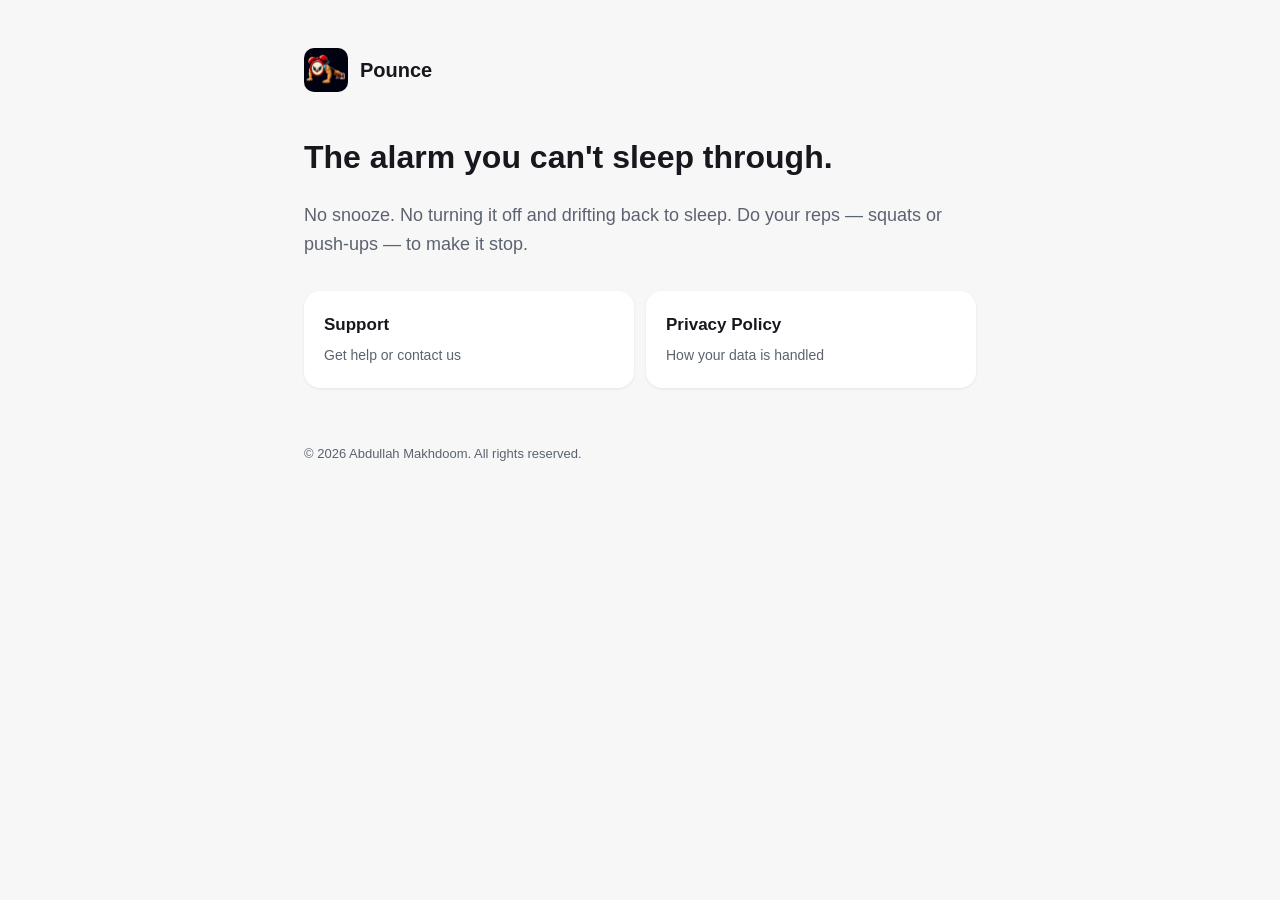
<file: index.html>
<!doctype html>
<html lang="en">
<head>
  <meta charset="utf-8">
  <meta name="viewport" content="width=device-width, initial-scale=1">
  <title>Pounce</title>
  <link rel="icon" href="icon.png">
  <link rel="stylesheet" href="style.css">
</head>
<body>
  <div class="wrap">
    <div class="top-nav">
      <img src="icon.png" alt="Pounce icon">
      <span class="brand">Pounce</span>
    </div>

    <h1>The alarm you can't sleep through.</h1>
    <p class="tagline">No snooze. No turning it off and drifting back to sleep. Do your reps — squats or push-ups — to make it stop.</p>

    <div class="card-row">
      <a class="card" href="support.html">
        <strong>Support</strong>
        <span>Get help or contact us</span>
      </a>
      <a class="card" href="privacy.html">
        <strong>Privacy Policy</strong>
        <span>How your data is handled</span>
      </a>
    </div>

    <footer>&copy; 2026 Abdullah Makhdoom. All rights reserved.</footer>
  </div>
</body>
</html>
</file>
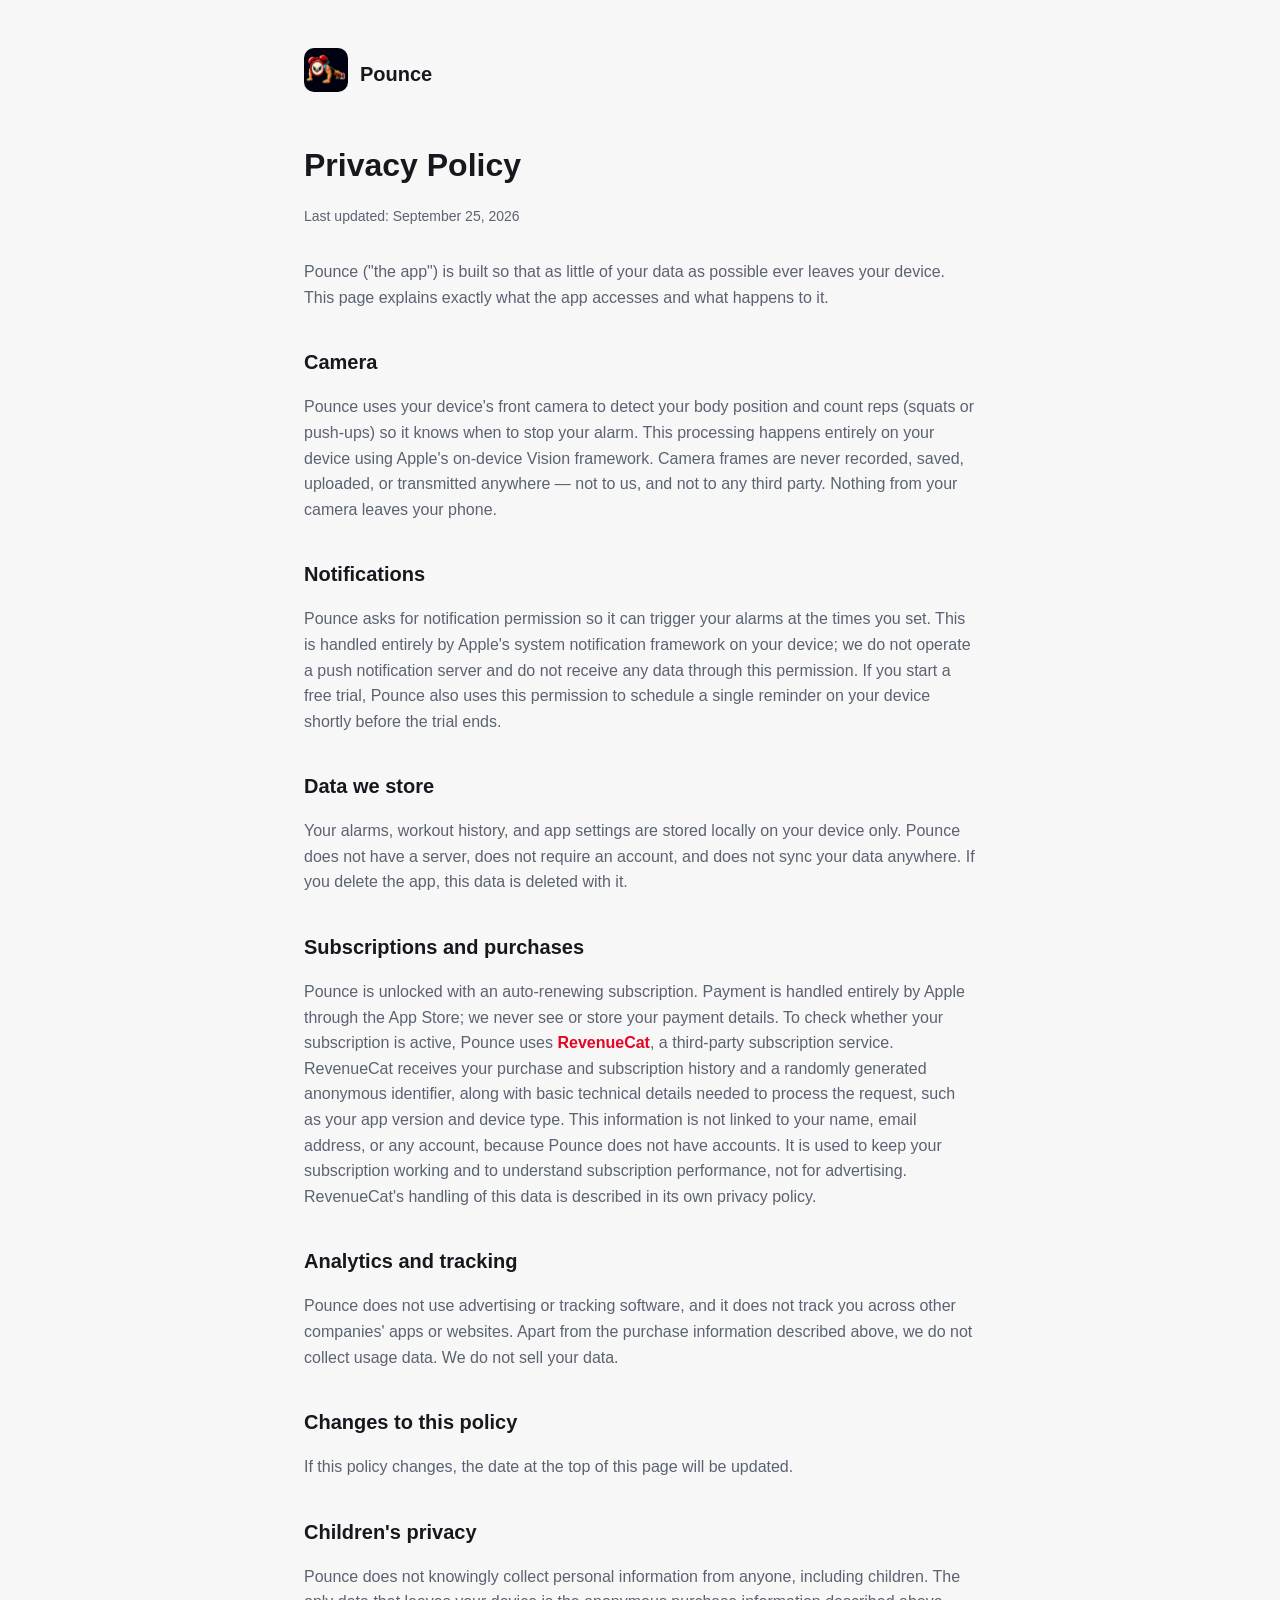
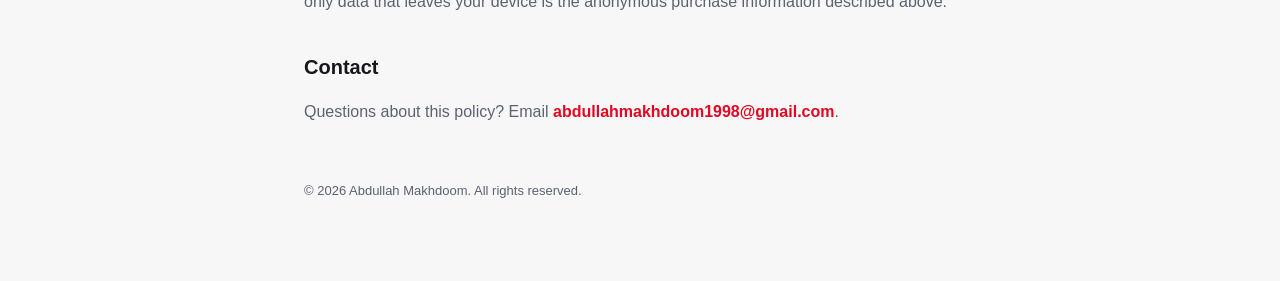
<file: privacy.html>
<!doctype html>
<html lang="en">
<head>
  <meta charset="utf-8">
  <meta name="viewport" content="width=device-width, initial-scale=1">
  <title>Privacy Policy — Pounce</title>
  <link rel="icon" href="icon.png">
  <link rel="stylesheet" href="style.css">
</head>
<body>
  <div class="wrap">
    <div class="top-nav">
      <a href="index.html"><img src="icon.png" alt="Pounce icon"></a>
      <a href="index.html" class="brand">Pounce</a>
    </div>

    <h1>Privacy Policy</h1>
    <p class="updated">Last updated: September 25, 2026</p>

    <p>Pounce ("the app") is built so that as little of your data as possible ever leaves your device. This page explains exactly what the app accesses and what happens to it.</p>

    <h2>Camera</h2>
    <p>Pounce uses your device's front camera to detect your body position and count reps (squats or push-ups) so it knows when to stop your alarm. This processing happens entirely on your device using Apple's on-device Vision framework. Camera frames are never recorded, saved, uploaded, or transmitted anywhere — not to us, and not to any third party. Nothing from your camera leaves your phone.</p>

    <h2>Notifications</h2>
    <p>Pounce asks for notification permission so it can trigger your alarms at the times you set. This is handled entirely by Apple's system notification framework on your device; we do not operate a push notification server and do not receive any data through this permission. If you start a free trial, Pounce also uses this permission to schedule a single reminder on your device shortly before the trial ends.</p>

    <h2>Data we store</h2>
    <p>Your alarms, workout history, and app settings are stored locally on your device only. Pounce does not have a server, does not require an account, and does not sync your data anywhere. If you delete the app, this data is deleted with it.</p>

    <h2>Subscriptions and purchases</h2>
    <p>Pounce is unlocked with an auto-renewing subscription. Payment is handled entirely by Apple through the App Store; we never see or store your payment details. To check whether your subscription is active, Pounce uses <a class="link" href="https://www.revenuecat.com/privacy">RevenueCat</a>, a third-party subscription service. RevenueCat receives your purchase and subscription history and a randomly generated anonymous identifier, along with basic technical details needed to process the request, such as your app version and device type. This information is not linked to your name, email address, or any account, because Pounce does not have accounts. It is used to keep your subscription working and to understand subscription performance, not for advertising. RevenueCat's handling of this data is described in its own privacy policy.</p>

    <h2>Analytics and tracking</h2>
    <p>Pounce does not use advertising or tracking software, and it does not track you across other companies' apps or websites. Apart from the purchase information described above, we do not collect usage data. We do not sell your data.</p>

    <h2>Changes to this policy</h2>
    <p>If this policy changes, the date at the top of this page will be updated.</p>

    <h2>Children's privacy</h2>
    <p>Pounce does not knowingly collect personal information from anyone, including children. The only data that leaves your device is the anonymous purchase information described above.</p>

    <h2>Contact</h2>
    <p>Questions about this policy? Email <a class="link" href="mailto:abdullahmakhdoom1998@gmail.com">abdullahmakhdoom1998@gmail.com</a>.</p>

    <footer>&copy; 2026 Abdullah Makhdoom. All rights reserved.</footer>
  </div>
</body>
</html>
</file>
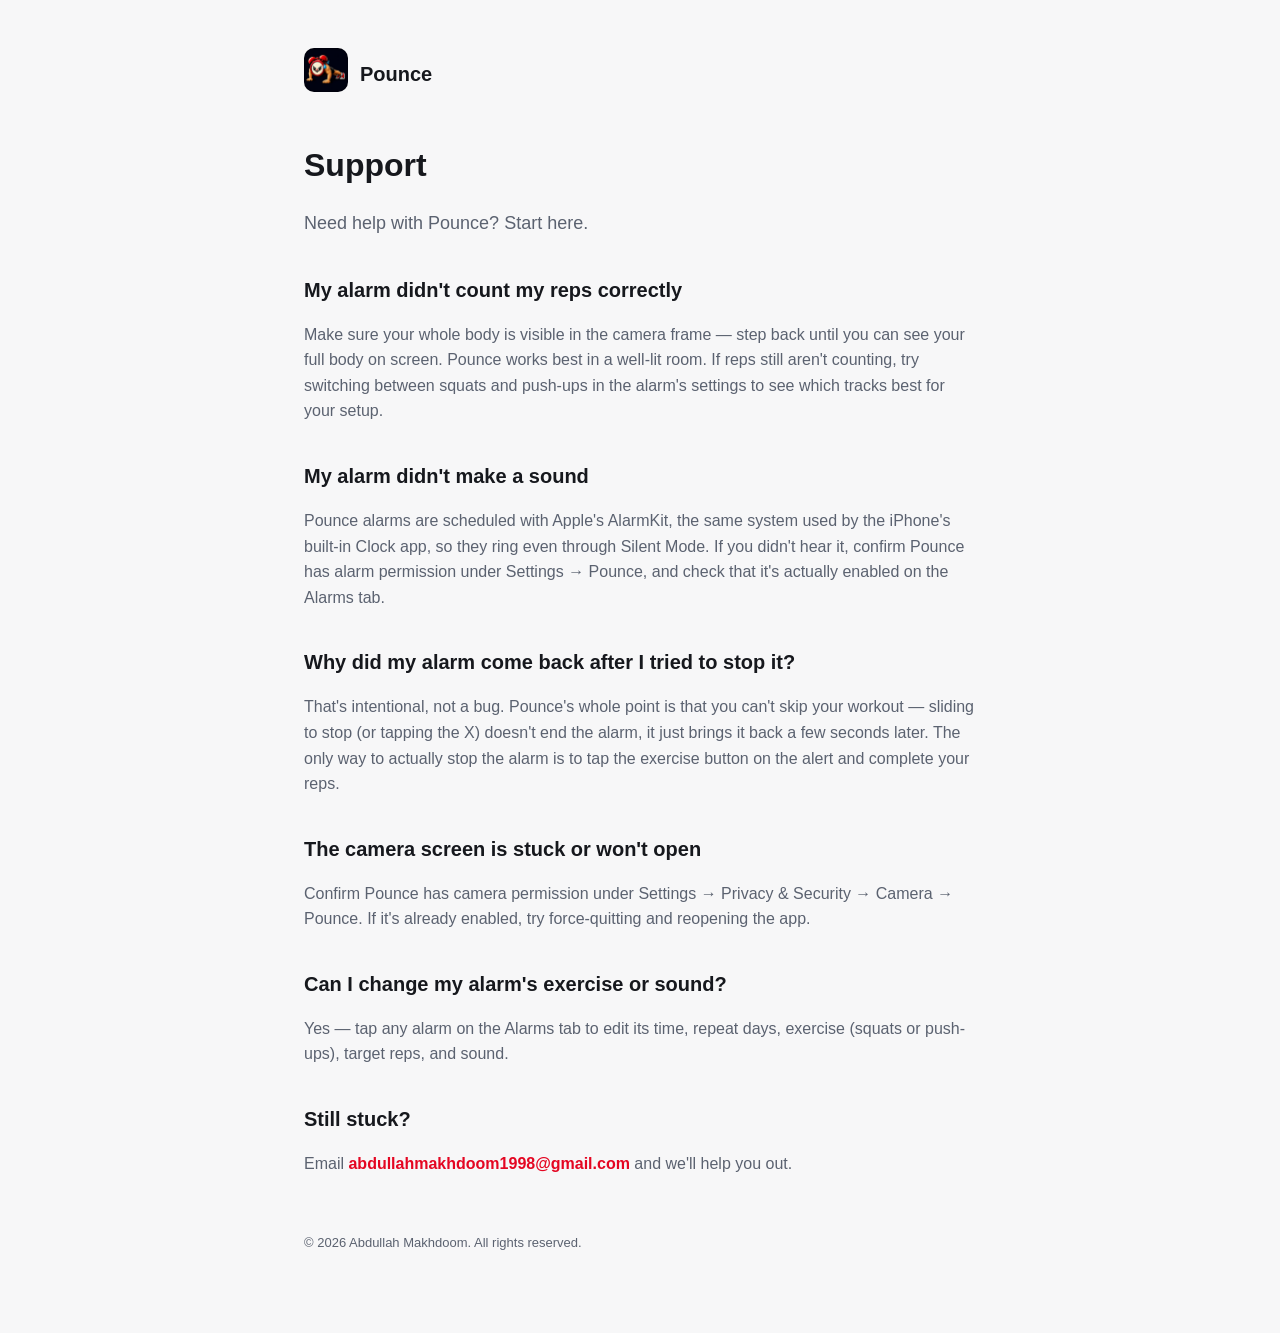
<file: support.html>
<!doctype html>
<html lang="en">
<head>
  <meta charset="utf-8">
  <meta name="viewport" content="width=device-width, initial-scale=1">
  <title>Support — Pounce</title>
  <link rel="icon" href="icon.png">
  <link rel="stylesheet" href="style.css">
</head>
<body>
  <div class="wrap">
    <div class="top-nav">
      <a href="index.html"><img src="icon.png" alt="Pounce icon"></a>
      <a href="index.html" class="brand">Pounce</a>
    </div>

    <h1>Support</h1>
    <p class="tagline">Need help with Pounce? Start here.</p>

    <h2>My alarm didn't count my reps correctly</h2>
    <p>Make sure your whole body is visible in the camera frame — step back until you can see your full body on screen. Pounce works best in a well-lit room. If reps still aren't counting, try switching between squats and push-ups in the alarm's settings to see which tracks best for your setup.</p>

    <h2>My alarm didn't make a sound</h2>
    <p>Pounce alarms are scheduled with Apple's AlarmKit, the same system used by the iPhone's built-in Clock app, so they ring even through Silent Mode. If you didn't hear it, confirm Pounce has alarm permission under Settings &rarr; Pounce, and check that it's actually enabled on the Alarms tab.</p>

    <h2>Why did my alarm come back after I tried to stop it?</h2>
    <p>That's intentional, not a bug. Pounce's whole point is that you can't skip your workout — sliding to stop (or tapping the X) doesn't end the alarm, it just brings it back a few seconds later. The only way to actually stop the alarm is to tap the exercise button on the alert and complete your reps.</p>

    <h2>The camera screen is stuck or won't open</h2>
    <p>Confirm Pounce has camera permission under Settings &rarr; Privacy &amp; Security &rarr; Camera &rarr; Pounce. If it's already enabled, try force-quitting and reopening the app.</p>

    <h2>Can I change my alarm's exercise or sound?</h2>
    <p>Yes — tap any alarm on the Alarms tab to edit its time, repeat days, exercise (squats or push-ups), target reps, and sound.</p>

    <h2>Still stuck?</h2>
    <p>Email <a class="link" href="mailto:abdullahmakhdoom1998@gmail.com">abdullahmakhdoom1998@gmail.com</a> and we'll help you out.</p>

    <footer>&copy; 2026 Abdullah Makhdoom. All rights reserved.</footer>
  </div>
</body>
</html>
</file>
<file: style.css>
:root {
  --red: #e40622;
  --blue: #02a8ee;
  --ink: #16181d;
  --muted: #5b6270;
  --bg: #f7f7f8;
}

* { box-sizing: border-box; }

body {
  margin: 0;
  font-family: -apple-system, BlinkMacSystemFont, "Segoe UI", Roboto, Helvetica, Arial, sans-serif;
  color: var(--ink);
  background: var(--bg);
  line-height: 1.6;
}

.wrap {
  max-width: 720px;
  margin: 0 auto;
  padding: 48px 24px 80px;
}

.top-nav {
  display: flex;
  align-items: center;
  gap: 12px;
  margin-bottom: 40px;
}

.top-nav img {
  width: 44px;
  height: 44px;
  border-radius: 10px;
}

.top-nav .brand {
  font-weight: 800;
  font-size: 20px;
}

.top-nav a {
  color: var(--ink);
  text-decoration: none;
}

h1 {
  font-size: 32px;
  font-weight: 800;
  margin: 0 0 8px;
}

h2 {
  font-size: 20px;
  font-weight: 700;
  margin: 36px 0 8px;
}

p, li {
  color: var(--muted);
  font-size: 16px;
}

.updated {
  color: var(--muted);
  font-size: 14px;
  margin-bottom: 32px;
}

a.link {
  color: var(--red);
  font-weight: 600;
  text-decoration: none;
}

a.link:hover { text-decoration: underline; }

.tagline {
  font-size: 18px;
  color: var(--muted);
  margin-bottom: 32px;
}

.card-row {
  display: flex;
  gap: 12px;
  flex-wrap: wrap;
  margin-top: 32px;
}

.card {
  flex: 1;
  min-width: 200px;
  background: white;
  border-radius: 16px;
  padding: 20px;
  text-decoration: none;
  color: var(--ink);
  box-shadow: 0 1px 3px rgba(0,0,0,0.08);
}

.card strong {
  display: block;
  font-size: 17px;
  margin-bottom: 4px;
}

.card span {
  color: var(--muted);
  font-size: 14px;
}

.pill {
  display: inline-block;
  background: var(--blue);
  color: white;
  font-size: 13px;
  font-weight: 700;
  padding: 4px 12px;
  border-radius: 999px;
  margin-bottom: 16px;
}

footer {
  margin-top: 56px;
  color: var(--muted);
  font-size: 13px;
}
</file>
